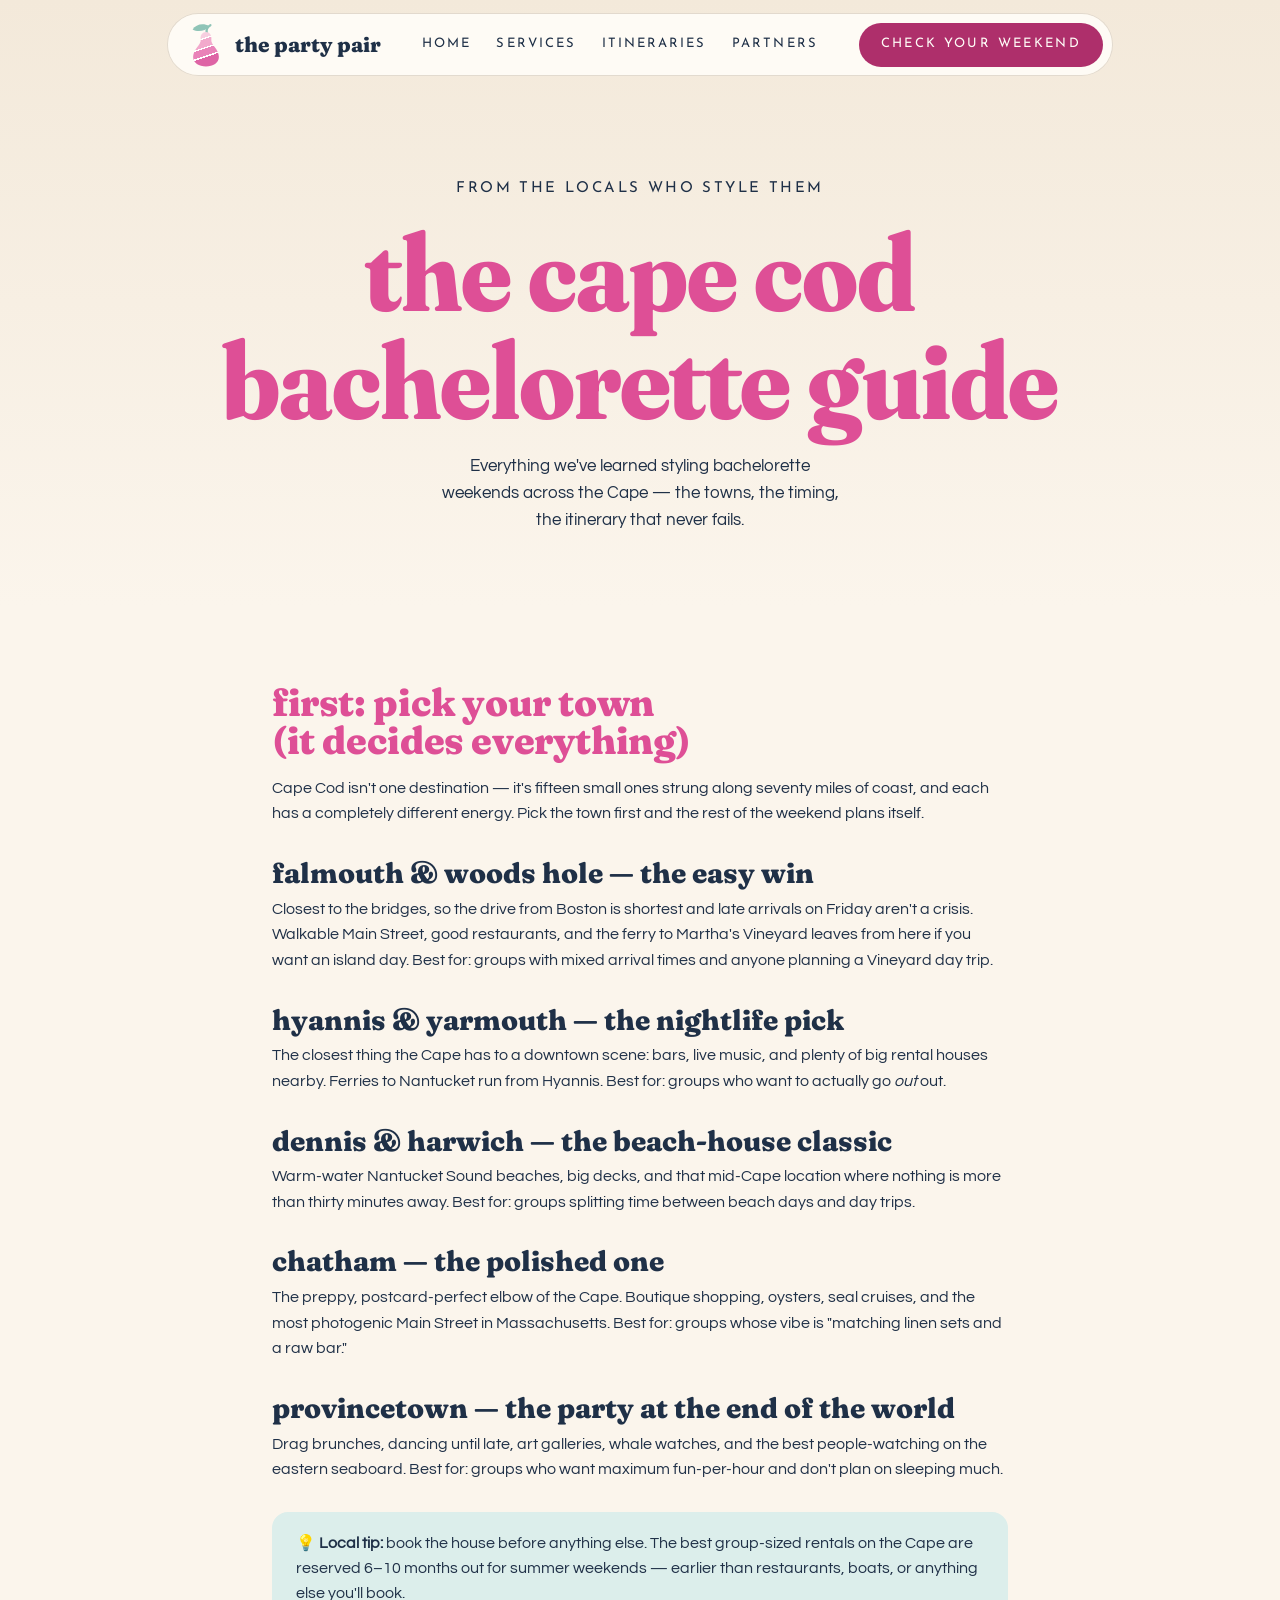
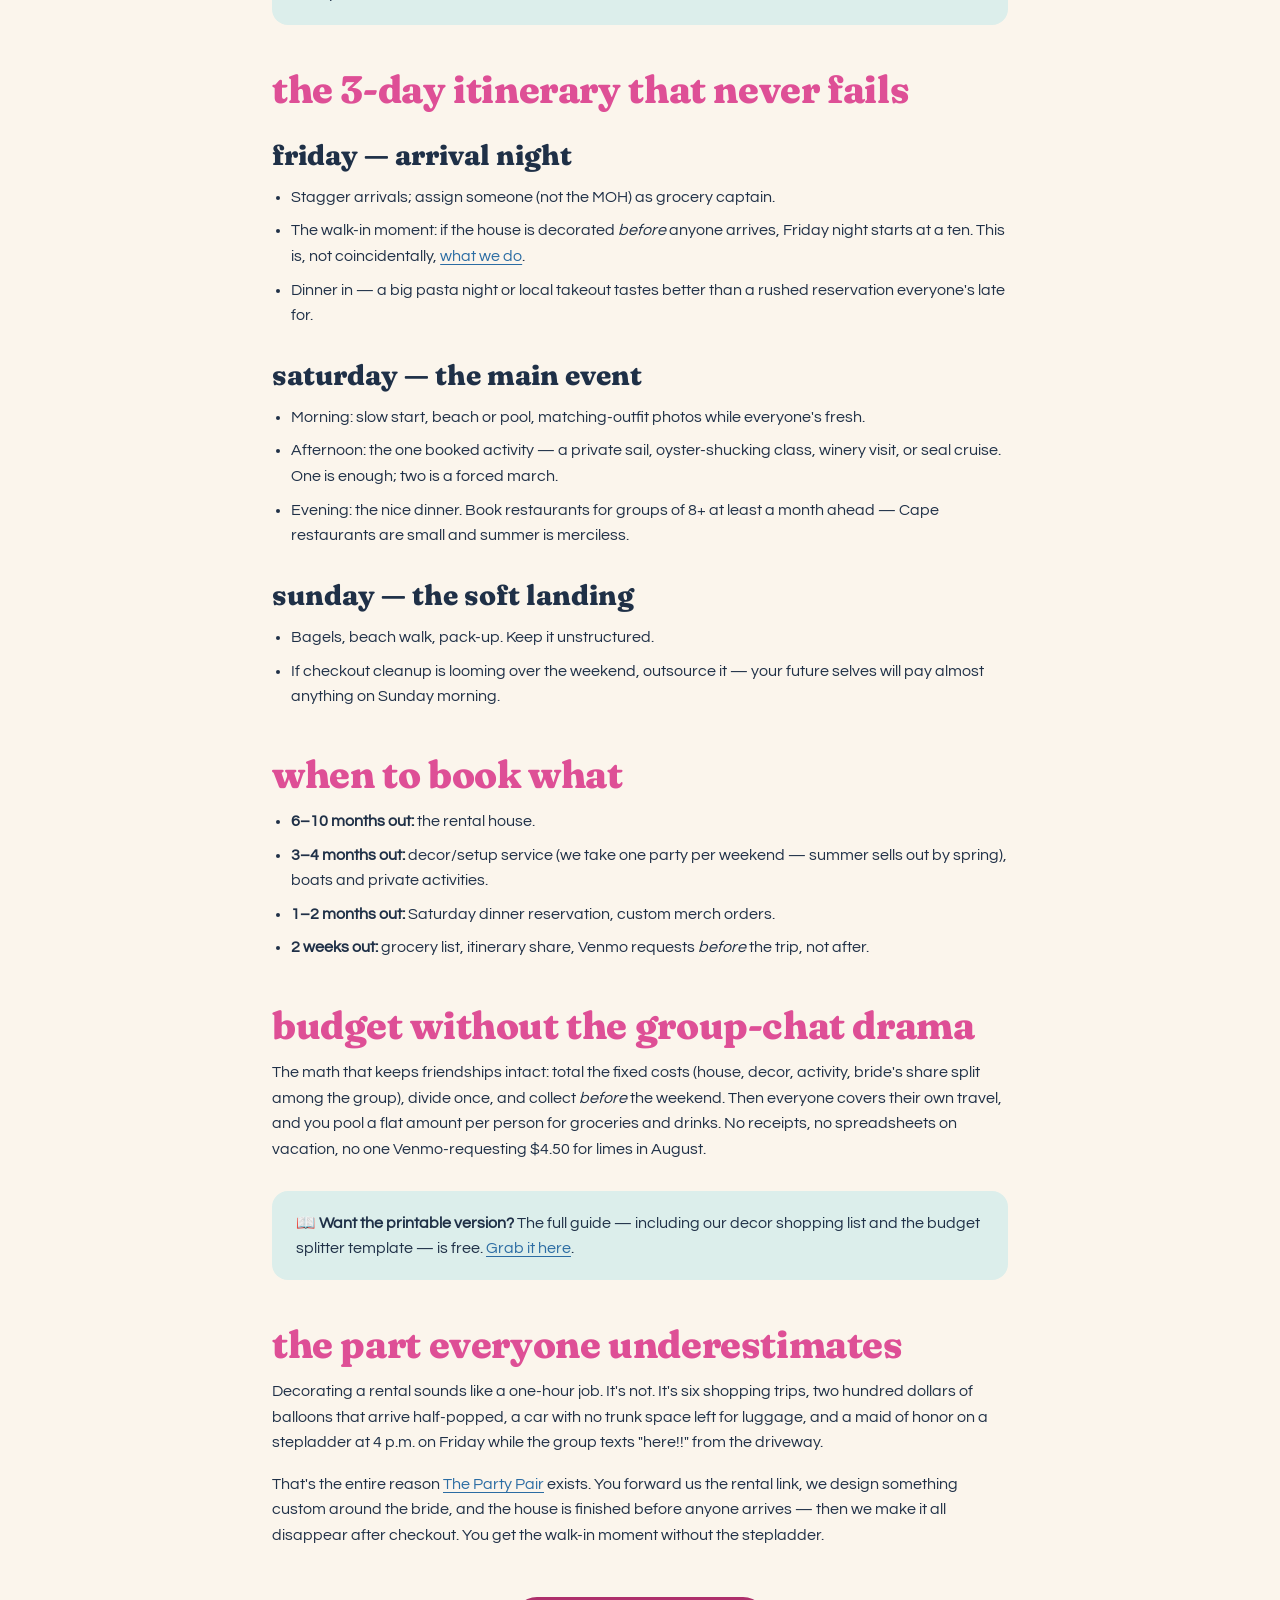
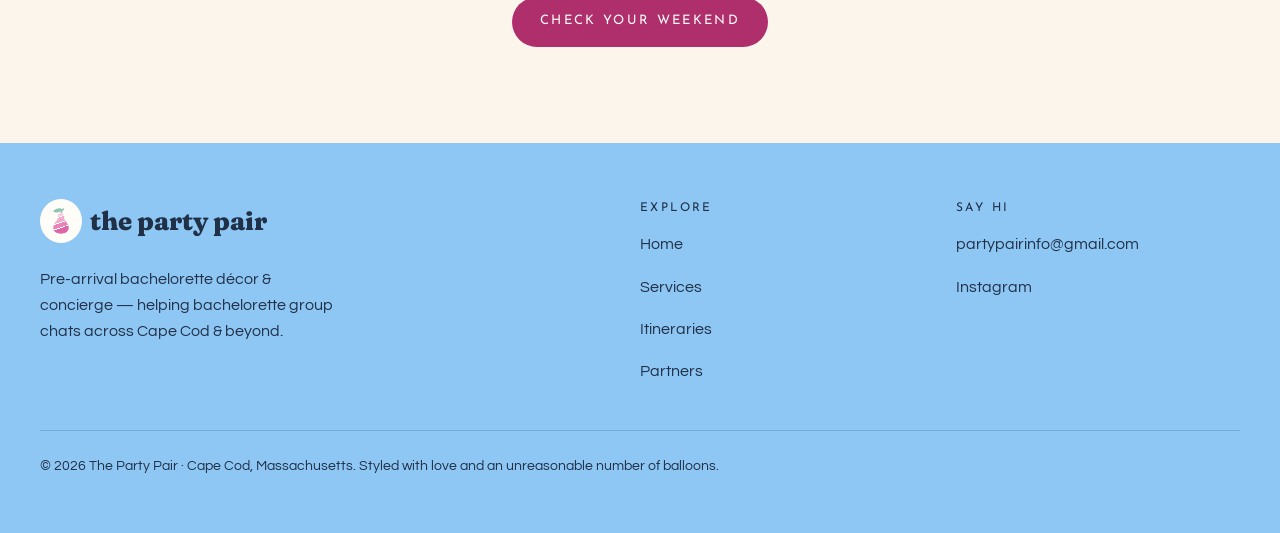
<file: guide.html>
<!DOCTYPE html>
<html lang="en">
<head>
  <meta charset="UTF-8">
  <meta name="viewport" content="width=device-width, initial-scale=1.0, viewport-fit=cover">
  <title>The Cape Cod Bachelorette Party Guide (2026) — Towns, Itinerary &amp; Planning Tips | The Party Pair</title>
  <meta name="description" content="How to plan a Cape Cod bachelorette weekend: which town fits your group, a 3-day itinerary that never fails, booking timelines, budgeting, and local tips from the Cape's bachelorette decor concierge.">
  <link rel="canonical" href="https://www.thepartypair.com/guide">

  <meta property="og:type" content="article">
  <meta property="og:title" content="The Cape Cod Bachelorette Party Guide — from the locals who style them">
  <meta property="og:description" content="Which town fits your group, the 3-day itinerary that never fails, and everything else we know from styling bachelorettes across the Cape.">
  <meta property="og:url" content="https://www.thepartypair.com/guide">
  <meta property="og:image" content="https://www.thepartypair.com/assets/img/tablescape.webp">

  <meta name="theme-color" content="#fbf5ec">
  <link rel="icon" href="assets/img/pear.svg" type="image/svg+xml">
  <link rel="preconnect" href="https://fonts.googleapis.com">
  <link rel="preconnect" href="https://fonts.gstatic.com" crossorigin>
  <link rel="stylesheet" href="https://fonts.googleapis.com/css2?family=Fraunces:opsz,wght,SOFT@9..144,700..900,0..100&family=Josefin+Sans:wght@600&family=Questrial&family=Yellowtail&display=swap">
  <link rel="stylesheet" href="css/tokens.css">
  <link rel="stylesheet" href="css/base.css">
  <link rel="stylesheet" href="css/components.css">
  <link rel="stylesheet" href="css/nav.css">
  <link rel="stylesheet" href="css/pages.css">

  <script type="application/ld+json">
  {
    "@context": "https://schema.org",
    "@type": "Article",
    "headline": "The Cape Cod Bachelorette Party Guide",
    "description": "How to plan a Cape Cod bachelorette weekend: town-by-town vibes, a 3-day itinerary, booking timelines and budgeting tips.",
    "author": { "@type": "Organization", "name": "The Party Pair", "url": "https://www.thepartypair.com/" },
    "publisher": { "@type": "Organization", "name": "The Party Pair" },
    "mainEntityOfPage": "https://www.thepartypair.com/guide"
  }
  </script>
</head>
<body>

  <a class="skip-link" href="#main">Skip to content</a>
  <div data-partial="header"></div>

  <main id="main">
    <section class="guide-hero">
      <p class="caps">From the locals who style them</p>
      <h1>The Cape Cod Bachelorette Guide</h1>
      <p class="lead">Everything we've learned styling bachelorette weekends across the Cape — the towns, the timing, the itinerary that never fails.</p>
    </section>

    <article class="section prose">
      <h2>First: pick your town (it decides everything)</h2>
      <p>Cape Cod isn't one destination — it's fifteen small ones strung along seventy miles of coast, and each has a completely different energy. Pick the town first and the rest of the weekend plans itself.</p>

      <h3>Falmouth &amp; Woods Hole — the easy win</h3>
      <p>Closest to the bridges, so the drive from Boston is shortest and late arrivals on Friday aren't a crisis. Walkable Main Street, good restaurants, and the ferry to Martha's Vineyard leaves from here if you want an island day. Best for: groups with mixed arrival times and anyone planning a Vineyard day trip.</p>

      <h3>Hyannis &amp; Yarmouth — the nightlife pick</h3>
      <p>The closest thing the Cape has to a downtown scene: bars, live music, and plenty of big rental houses nearby. Ferries to Nantucket run from Hyannis. Best for: groups who want to actually go <em>out</em> out.</p>

      <h3>Dennis &amp; Harwich — the beach-house classic</h3>
      <p>Warm-water Nantucket Sound beaches, big decks, and that mid-Cape location where nothing is more than thirty minutes away. Best for: groups splitting time between beach days and day trips.</p>

      <h3>Chatham — the polished one</h3>
      <p>The preppy, postcard-perfect elbow of the Cape. Boutique shopping, oysters, seal cruises, and the most photogenic Main Street in Massachusetts. Best for: groups whose vibe is "matching linen sets and a raw bar."</p>

      <h3>Provincetown — the party at the end of the world</h3>
      <p>Drag brunches, dancing until late, art galleries, whale watches, and the best people-watching on the eastern seaboard. Best for: groups who want maximum fun-per-hour and don't plan on sleeping much.</p>

      <div class="callout">💡 <strong>Local tip:</strong> book the house before anything else. The best group-sized rentals on the Cape are reserved 6–10 months out for summer weekends — earlier than restaurants, boats, or anything else you'll book.</div>

      <h2>The 3-day itinerary that never fails</h2>
      <h3>Friday — arrival night</h3>
      <ul>
        <li>Stagger arrivals; assign someone (not the MOH) as grocery captain.</li>
        <li>The walk-in moment: if the house is decorated <em>before</em> anyone arrives, Friday night starts at a ten. This is, not coincidentally, <a href="index.html#offer">what we do</a>.</li>
        <li>Dinner in — a big pasta night or local takeout tastes better than a rushed reservation everyone's late for.</li>
      </ul>
      <h3>Saturday — the main event</h3>
      <ul>
        <li>Morning: slow start, beach or pool, matching-outfit photos while everyone's fresh.</li>
        <li>Afternoon: the one booked activity — a private sail, oyster-shucking class, winery visit, or seal cruise. One is enough; two is a forced march.</li>
        <li>Evening: the nice dinner. Book restaurants for groups of 8+ at least a month ahead — Cape restaurants are small and summer is merciless.</li>
      </ul>
      <h3>Sunday — the soft landing</h3>
      <ul>
        <li>Bagels, beach walk, pack-up. Keep it unstructured.</li>
        <li>If checkout cleanup is looming over the weekend, outsource it — your future selves will pay almost anything on Sunday morning.</li>
      </ul>

      <h2>When to book what</h2>
      <ul>
        <li><strong>6–10 months out:</strong> the rental house.</li>
        <li><strong>3–4 months out:</strong> decor/setup service (we take one party per weekend — summer sells out by spring), boats and private activities.</li>
        <li><strong>1–2 months out:</strong> Saturday dinner reservation, custom merch orders.</li>
        <li><strong>2 weeks out:</strong> grocery list, itinerary share, Venmo requests <em>before</em> the trip, not after.</li>
      </ul>

      <h2>Budget without the group-chat drama</h2>
      <p>The math that keeps friendships intact: total the fixed costs (house, decor, activity, bride's share split among the group), divide once, and collect <em>before</em> the weekend. Then everyone covers their own travel, and you pool a flat amount per person for groceries and drinks. No receipts, no spreadsheets on vacation, no one Venmo-requesting $4.50 for limes in August.</p>

      <div class="callout">📖 <strong>Want the printable version?</strong> The full guide — including our decor shopping list and the budget splitter template — is free. <a href="index.html#guide">Grab it here</a>.</div>

      <h2>The part everyone underestimates</h2>
      <p>Decorating a rental sounds like a one-hour job. It's not. It's six shopping trips, two hundred dollars of balloons that arrive half-popped, a car with no trunk space left for luggage, and a maid of honor on a stepladder at 4 p.m. on Friday while the group texts "here!!" from the driveway.</p>
      <p>That's the entire reason <a href="index.html">The Party Pair</a> exists. You forward us the rental link, we design something custom around the bride, and the house is finished before anyone arrives — then we make it all disappear after checkout. You get the walk-in moment without the stepladder.</p>

      <div class="u-center">
        <button class="btn btn--primary" data-open-inquiry>Check your weekend</button>
      </div>
    </article>
  </main>

  <div data-partial="footer"></div>

  <script type="module" src="js/main.js"></script>
</body>
</html>
</file>
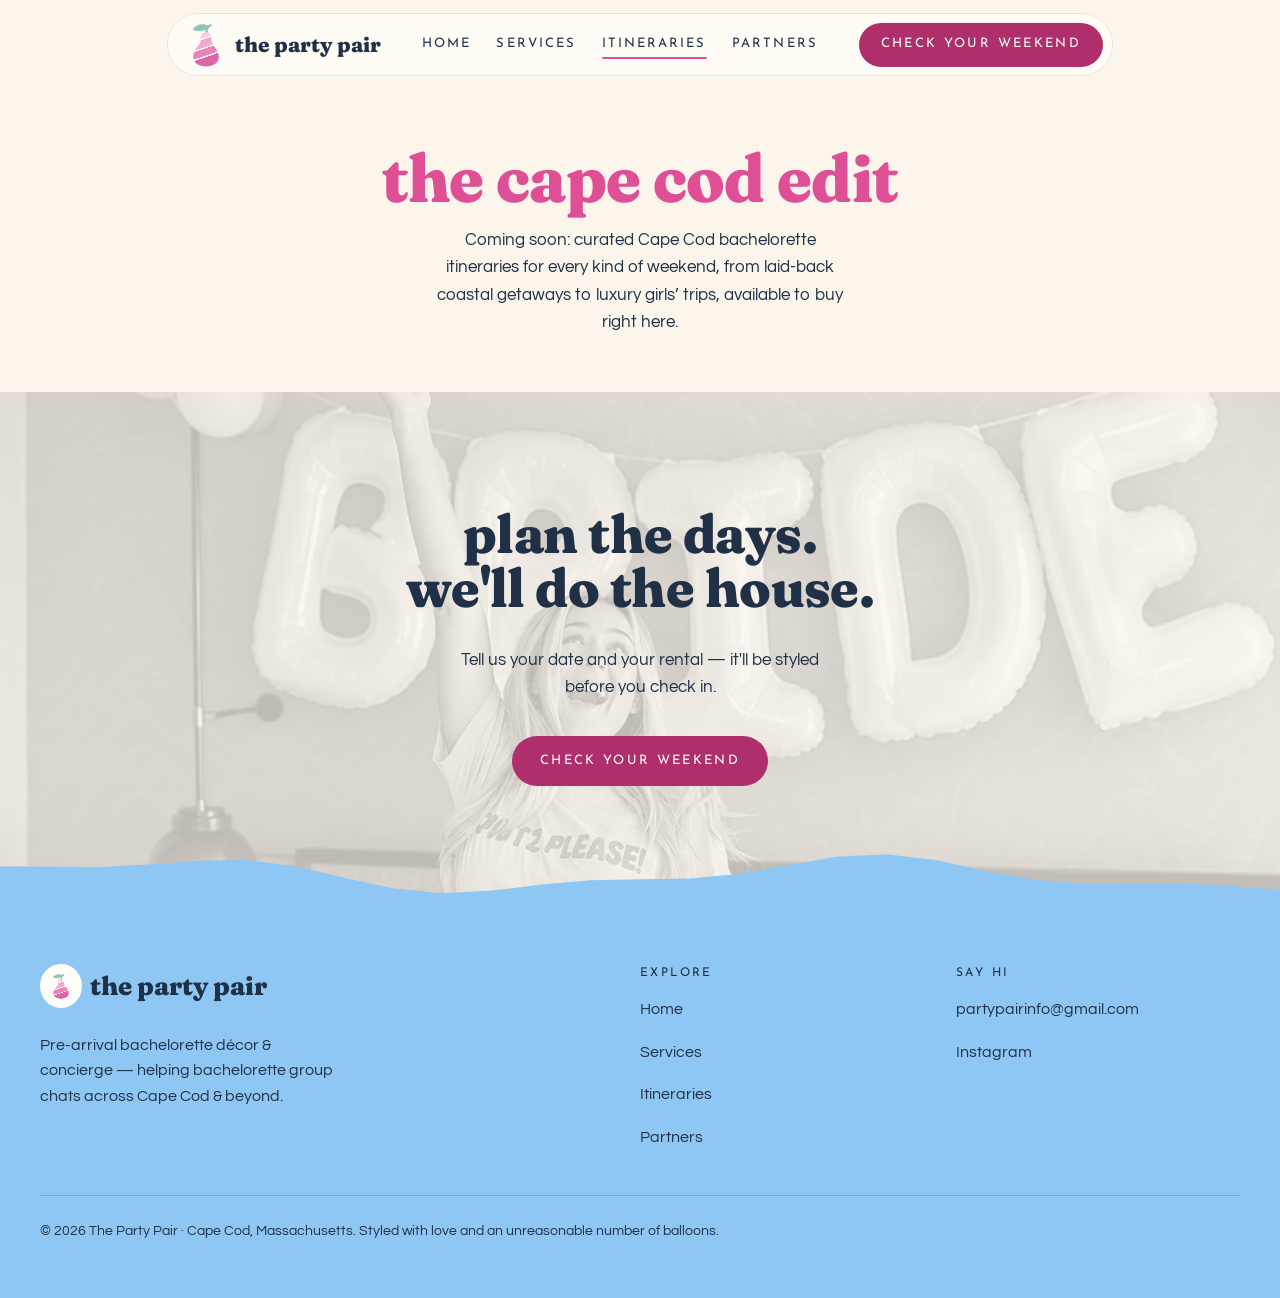
<file: itineraries.html>
<!DOCTYPE html>
<html lang="en">
<head>
  <meta charset="UTF-8">
  <meta name="viewport" content="width=device-width, initial-scale=1.0, viewport-fit=cover">
  <title>Cape Cod Bachelorette Itineraries | The Party Pair</title>
  <meta name="description" content="Sample Cape Cod bachelorette weekend itineraries — where to brunch, where to glow, where to toast — from a Cape Cod local.">
  <link rel="canonical" href="https://www.thepartypair.com/itineraries">
  <meta name="theme-color" content="#fbf5ec">
  <link rel="icon" href="assets/img/pear.svg" type="image/svg+xml">
  <link rel="preconnect" href="https://fonts.googleapis.com">
  <link rel="preconnect" href="https://fonts.gstatic.com" crossorigin>
  <link rel="stylesheet" href="https://fonts.googleapis.com/css2?family=Fraunces:opsz,wght,SOFT@9..144,700..900,0..100&family=Josefin+Sans:wght@600&family=Questrial&family=Yellowtail&display=swap">
  <link rel="stylesheet" href="css/tokens.css">
  <link rel="stylesheet" href="css/base.css">
  <link rel="stylesheet" href="css/components.css">
  <link rel="stylesheet" href="css/nav.css">
  <link rel="stylesheet" href="css/pages.css">
  <link rel="stylesheet" href="css/finale.css">
</head>
<body data-page="itineraries">

  <a class="skip-link" href="#main">Skip to content</a>
  <div data-partial="header"></div>

  <main id="main">
    <!-- ============ PLACEHOLDER: The Cape Cod Edit ============ -->
    <section class="page-head">
      <h1>The Cape Cod Edit</h1>
      <p class="lead">Coming soon: curated Cape Cod bachelorette itineraries for every kind of weekend, from laid-back coastal getaways to luxury girls’ trips, available to buy right here.</p>
    </section>

    <section class="section finale">
      <svg class="wave wave--bottom" viewBox="0 0 1248 76" preserveAspectRatio="none" aria-hidden="true"><path fill="#8FC7F4" d="M0 0 H1248 L1248 19.3 L1200 23.1 L1152 25.8 L1104 25.7 L1056 25.3 L1008 29.2 L960 38.3 L912 48.9 L864 54.7 L816 52.2 L768 43.7 L720 35 L672 30.6 L624 29.8 L576 28.8 L528 24.5 L480 18.4 L432 15.7 L384 20.4 L336 31.3 L288 42.8 L240 49 L192 48.3 L144 44.4 L96 42 L48 42.4 L0 42.5 Z"/></svg>
      <div class="container reveal">
        <h2>Plan the days. We'll do the house.</h2>
        <p class="lead">Tell us your date and your rental — it'll be styled before you check in.</p>
        <button class="btn btn--primary" data-open-inquiry>Check your weekend</button>
      </div>
    </section>
  </main>

  <div data-partial="footer"></div>

  <script type="module" src="js/main.js"></script>
</body>
</html>
</file>
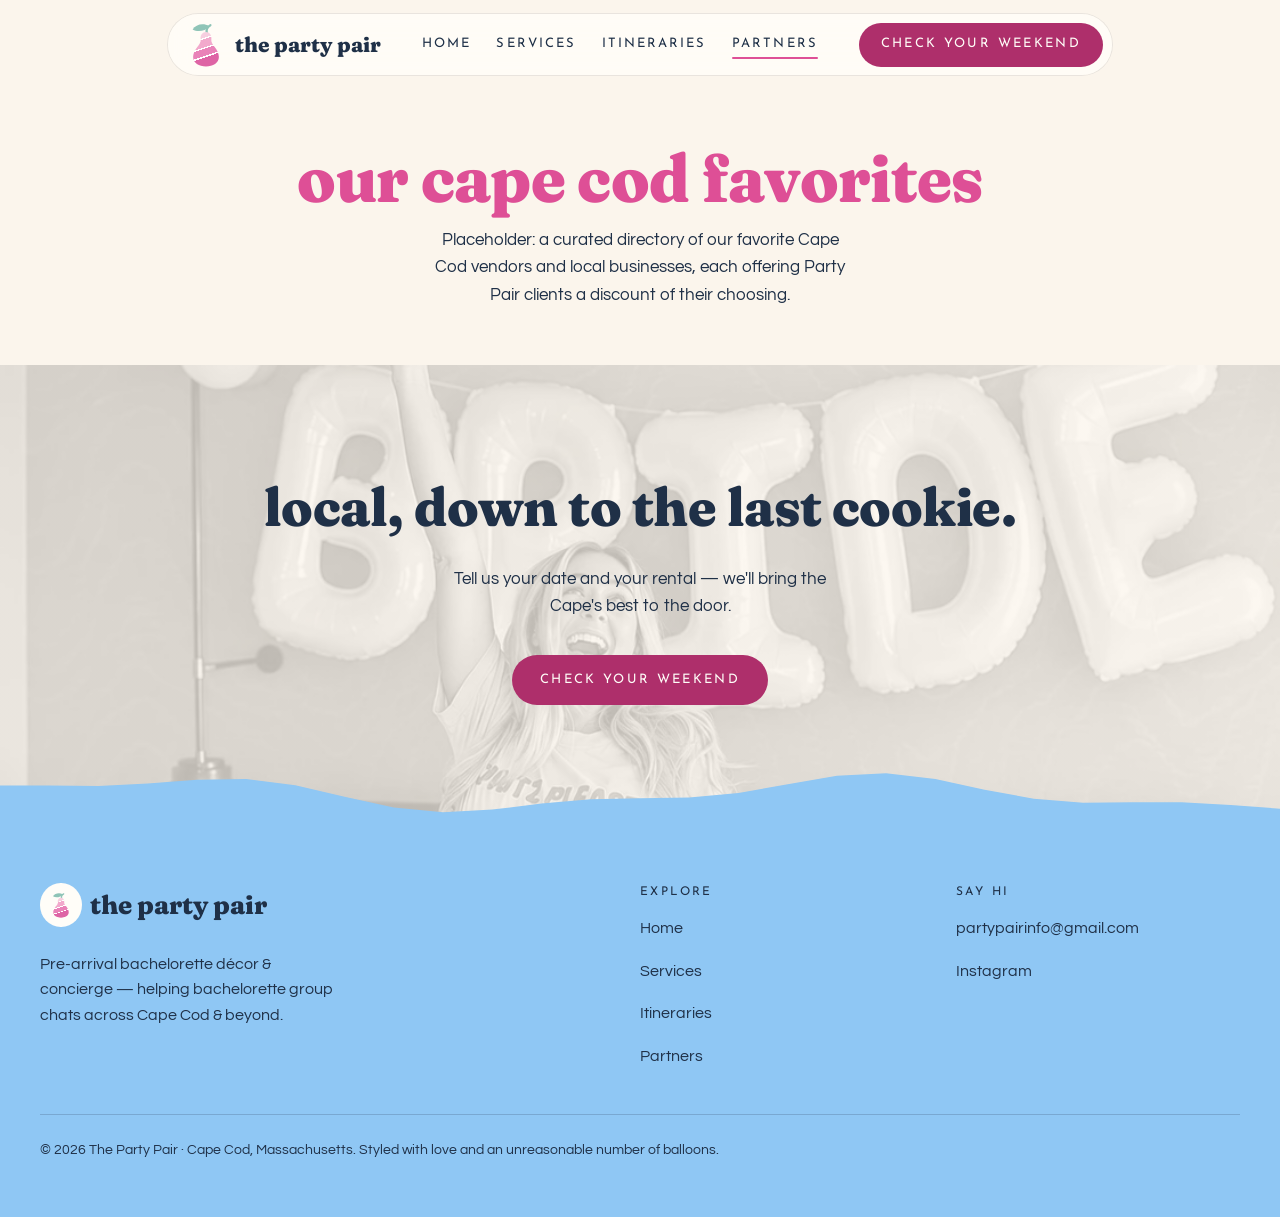
<file: partners.html>
<!DOCTYPE html>
<html lang="en">
<head>
  <meta charset="UTF-8">
  <meta name="viewport" content="width=device-width, initial-scale=1.0, viewport-fit=cover">
  <title>Partners — Cape Cod Makers &amp; Favorites | The Party Pair</title>
  <meta name="description" content="The Cape Cod bakers, makers and local favorites The Party Pair teams up with for bachelorette weekends.">
  <link rel="canonical" href="https://www.thepartypair.com/partners">
  <meta name="theme-color" content="#fbf5ec">
  <link rel="icon" href="assets/img/pear.svg" type="image/svg+xml">
  <link rel="preconnect" href="https://fonts.googleapis.com">
  <link rel="preconnect" href="https://fonts.gstatic.com" crossorigin>
  <link rel="stylesheet" href="https://fonts.googleapis.com/css2?family=Fraunces:opsz,wght,SOFT@9..144,700..900,0..100&family=Josefin+Sans:wght@600&family=Questrial&family=Yellowtail&display=swap">
  <link rel="stylesheet" href="css/tokens.css">
  <link rel="stylesheet" href="css/base.css">
  <link rel="stylesheet" href="css/components.css">
  <link rel="stylesheet" href="css/nav.css">
  <link rel="stylesheet" href="css/pages.css">
  <link rel="stylesheet" href="css/finale.css">
</head>
<body data-page="partners">

  <a class="skip-link" href="#main">Skip to content</a>
  <div data-partial="header"></div>

  <main id="main">
    <!-- ============ PLACEHOLDER: Our Cape Cod Favorites ============ -->
    <section class="page-head">
      <h1>Our Cape Cod Favorites</h1>
      <p class="lead">Placeholder: a curated directory of our favorite Cape Cod vendors and local businesses, each offering Party Pair clients a discount of their choosing.</p>
    </section>

    <section class="section finale">
      <svg class="wave wave--bottom" viewBox="0 0 1248 76" preserveAspectRatio="none" aria-hidden="true"><path fill="#8FC7F4" d="M0 0 H1248 L1248 19.3 L1200 23.1 L1152 25.8 L1104 25.7 L1056 25.3 L1008 29.2 L960 38.3 L912 48.9 L864 54.7 L816 52.2 L768 43.7 L720 35 L672 30.6 L624 29.8 L576 28.8 L528 24.5 L480 18.4 L432 15.7 L384 20.4 L336 31.3 L288 42.8 L240 49 L192 48.3 L144 44.4 L96 42 L48 42.4 L0 42.5 Z"/></svg>
      <div class="container reveal">
        <h2>Local, down to the last cookie.</h2>
        <p class="lead">Tell us your date and your rental — we'll bring the Cape's best to the door.</p>
        <button class="btn btn--primary" data-open-inquiry>Check your weekend</button>
      </div>
    </section>
  </main>

  <div data-partial="footer"></div>

  <script type="module" src="js/main.js"></script>
</body>
</html>
</file>
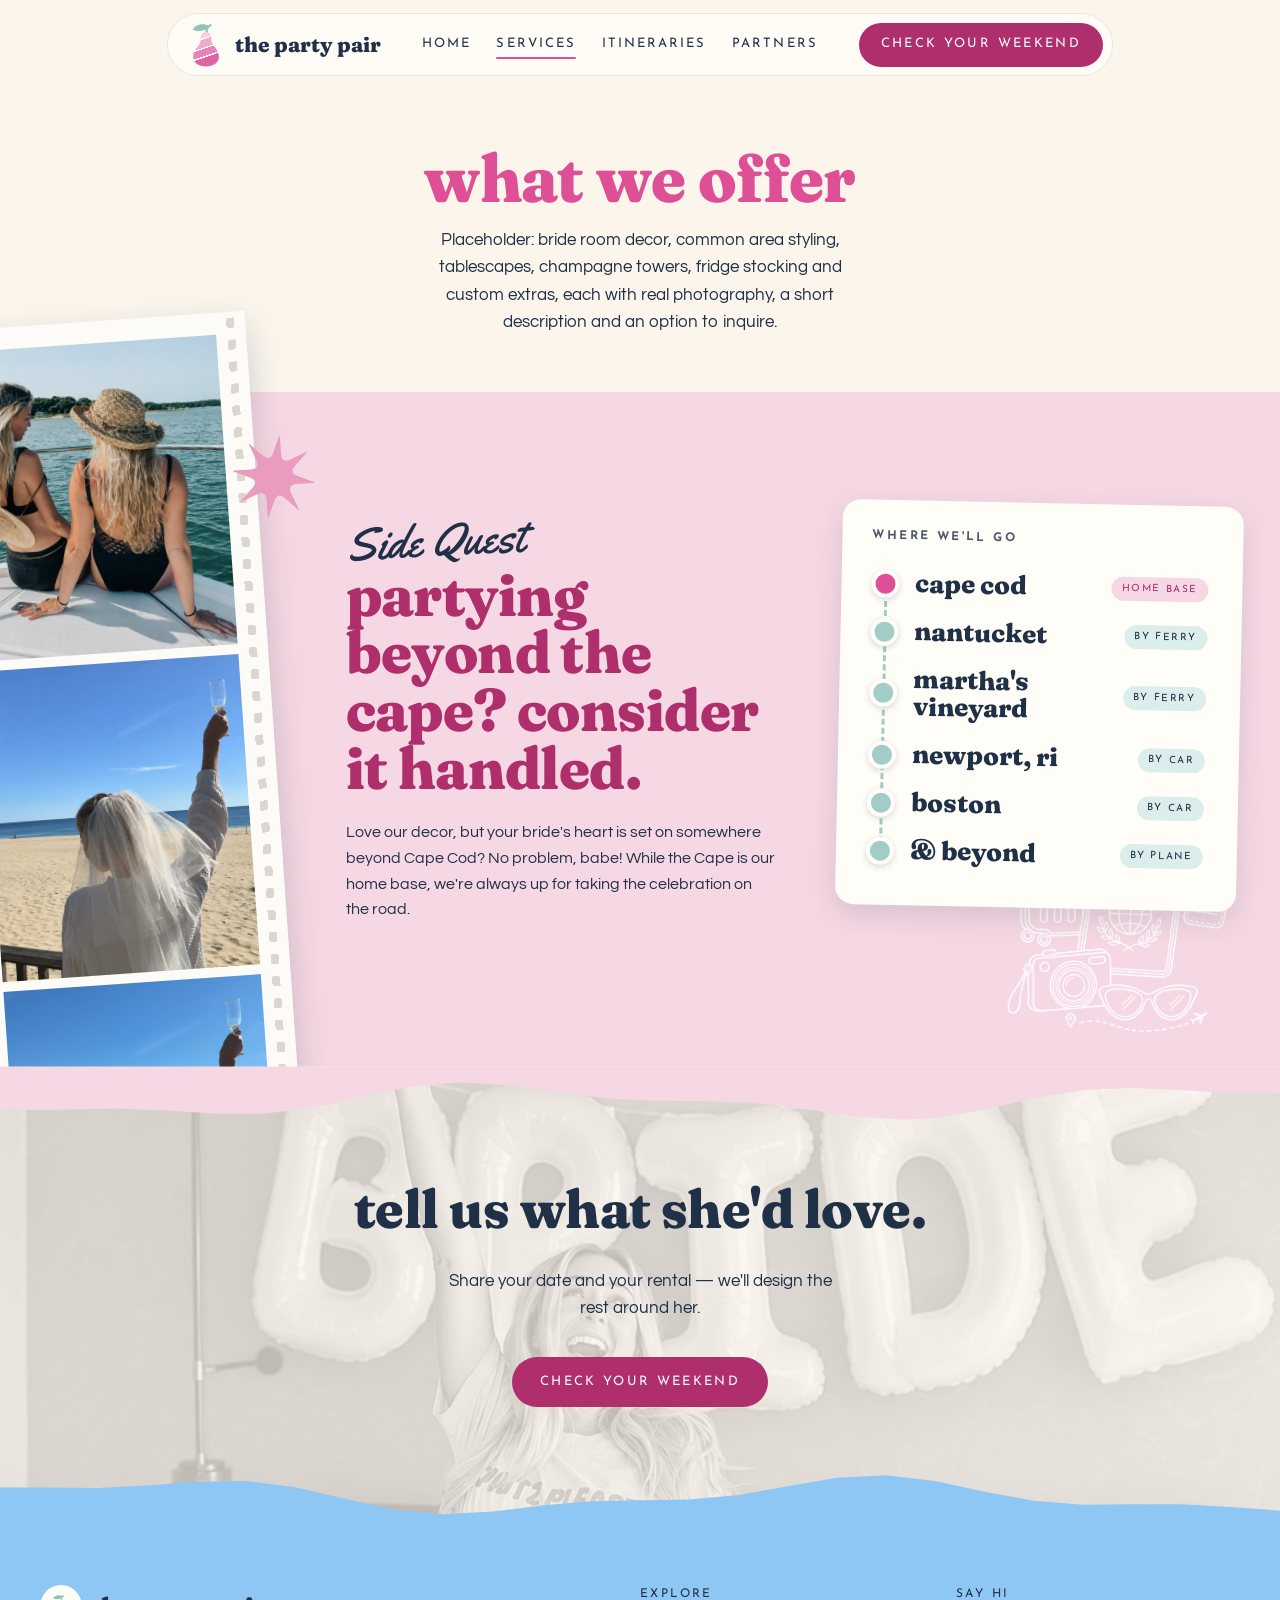
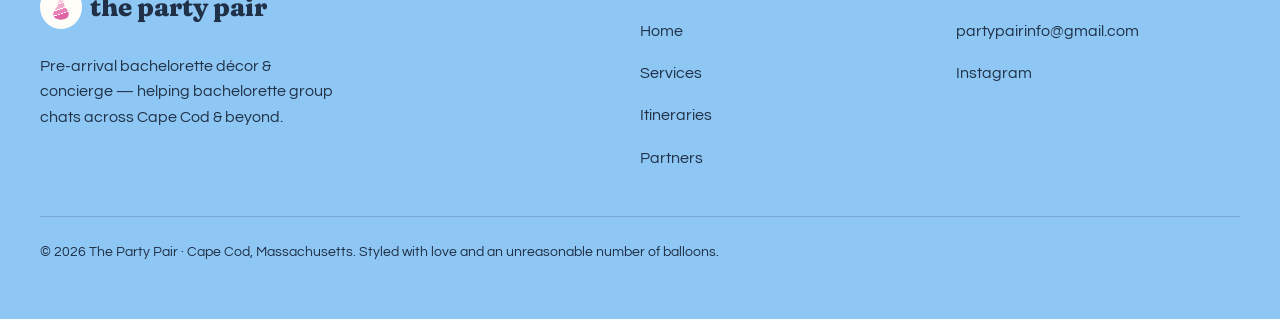
<file: services.html>
<!DOCTYPE html>
<html lang="en">
<head>
  <meta charset="UTF-8">
  <meta name="viewport" content="width=device-width, initial-scale=1.0, viewport-fit=cover">
  <title>Services — Bachelorette Décor &amp; Concierge, Cape Cod | The Party Pair</title>
  <meta name="description" content="Bride room décor, balloon garlands, fridge stocking, welcome carts, gift-bag assembly and more — custom bachelorette setups across Cape Cod.">
  <link rel="canonical" href="https://www.thepartypair.com/services">
  <meta name="theme-color" content="#fbf5ec">
  <link rel="icon" href="assets/img/pear.svg" type="image/svg+xml">
  <link rel="preconnect" href="https://fonts.googleapis.com">
  <link rel="preconnect" href="https://fonts.gstatic.com" crossorigin>
  <link rel="stylesheet" href="https://fonts.googleapis.com/css2?family=Fraunces:opsz,wght,SOFT@9..144,700..900,0..100&family=Josefin+Sans:wght@600&family=Questrial&family=Yellowtail&display=swap">
  <link rel="stylesheet" href="css/tokens.css">
  <link rel="stylesheet" href="css/base.css">
  <link rel="stylesheet" href="css/components.css">
  <link rel="stylesheet" href="css/nav.css">
  <link rel="stylesheet" href="css/pages.css">
  <link rel="stylesheet" href="css/placeholders.css">
  <link rel="stylesheet" href="css/side-quest.css">
  <link rel="stylesheet" href="css/finale.css">
</head>
<body data-page="services">

  <a class="skip-link" href="#main">Skip to content</a>
  <div data-partial="header"></div>

  <main id="main">
    <!-- ============ PLACEHOLDER: What We Offer ============ -->
    <section class="page-head">
      <h1>What We Offer</h1>
      <p class="lead">Placeholder: bride room decor, common area styling, tablescapes, champagne towers, fridge stocking and custom extras, each with real photography, a short description and an option to inquire.</p>
    </section>

    <!-- ============ PLACEHOLDER: Side quest (travel beyond the Cape) ============ -->
    <section class="section placeholder placeholder--petal side-quest" id="side-quest">
      <!-- Film strip flush against the left edge, gently tilted, running off the
           top and bottom. Frames 1–2 are real photos; frames 3–6 are still a
           PLACEHOLDER beach shot: swap for real out-of-Cape weekends. -->
      <div class="film" aria-hidden="true">
        <div class="film__strip">
          <img src="assets/PP_Images/Blonde%20Women%20Aboard%20a%20Sunlit%20Boat.webp" alt="" width="1032" height="1524" loading="lazy" decoding="async">
          <img src="assets/PP_Images/Veiled%20Bride%20Toasting%20by%20the%20Sea.webp" alt="" width="1063" height="1479" loading="lazy" decoding="async">
          <img src="assets/img/insta/DfAjtWYR1DE.jpg" alt="" width="540" height="960" loading="lazy" decoding="async">
          <img src="assets/img/insta/DfAjtWYR1DE.jpg" alt="" width="540" height="960" loading="lazy" decoding="async">
          <img src="assets/img/insta/DfAjtWYR1DE.jpg" alt="" width="540" height="960" loading="lazy" decoding="async">
          <img src="assets/img/insta/DfAjtWYR1DE.jpg" alt="" width="540" height="960" loading="lazy" decoding="async">
        </div>
        <svg class="film__spark" viewBox="-2 -2 104 104"><path d="M50.71 3.43 L54.66 22.60 Q56.89 33.37 66.08 27.33 L82.43 16.57 Q85.36 14.64 83.43 17.57 L72.67 33.92 Q66.63 43.11 77.40 45.34 L96.57 49.29 Q100.00 50.00 96.57 50.71 L77.40 54.66 Q66.63 56.89 72.67 66.08 L83.43 82.43 Q85.36 85.36 82.43 83.43 L66.08 72.67 Q56.89 66.63 54.66 77.40 L50.71 96.57 Q50.00 100.00 49.29 96.57 L45.34 77.40 Q43.11 66.63 33.92 72.67 L17.57 83.43 Q14.64 85.36 16.57 82.43 L27.33 66.08 Q33.37 56.89 22.60 54.66 L3.43 50.71 Q0.00 50.00 3.43 49.29 L22.60 45.34 Q33.37 43.11 27.33 33.92 L16.57 17.57 Q14.64 14.64 17.57 16.57 L33.92 27.33 Q43.11 33.37 45.34 22.60 L49.29 3.43 Q50.00 0.00 50.71 3.43 Z"/></svg>
      </div>
      <div class="side-quest__grid">
        <div class="side-quest__head">
          <p class="script side-quest__kicker">Side Quest</p>
          <h2>Partying beyond the Cape? Consider it handled.</h2>
          <p>Love our decor, but your bride's heart is set on somewhere beyond Cape Cod? No problem, babe! While the Cape is our home base, we're always up for taking the celebration on the road.</p>
        </div>
        <div class="side-quest__copy">
          <!-- travel line art, peeking out from behind the route card's bottom-right corner -->
          <img class="side-quest__stamp" src="assets/Stamps/travel_stamp.png" alt="" width="1254" height="1254" loading="lazy" decoding="async">
          <!-- Route card: the places we travel to, joined by a dashed line -->
          <div class="route">
            <h3>Where we'll go</h3>
            <ol>
              <li><span class="route__pin" aria-hidden="true"></span><span class="route__place">Cape Cod</span><span class="route__how">Home base</span></li>
              <li><span class="route__pin" aria-hidden="true"></span><span class="route__place">Nantucket</span><span class="route__how">By ferry</span></li>
              <li><span class="route__pin" aria-hidden="true"></span><span class="route__place">Martha's Vineyard</span><span class="route__how">By ferry</span></li>
              <li><span class="route__pin" aria-hidden="true"></span><span class="route__place">Newport, RI</span><span class="route__how">By car</span></li>
              <li><span class="route__pin" aria-hidden="true"></span><span class="route__place">Boston</span><span class="route__how">By car</span></li>
              <li><span class="route__pin" aria-hidden="true"></span><span class="route__place">&amp; beyond</span><span class="route__how">By plane</span></li>
            </ol>
          </div>
        </div>
      </div>
    </section>

    <section class="section finale">
      <svg class="wave wave--top" viewBox="0 0 1248 64" preserveAspectRatio="none" aria-hidden="true"><path d="M0 0 H1248 L1248 30.9 L1200 30.9 L1152 27.8 L1104 25 L1056 27.5 L1008 37.1 L960 50.1 L912 59.7 L880 61.5 L832 57.4 L784 49.1 L736 42.4 L688 40.1 L640 39.8 L592 37.1 L544 30 L496 21.9 L448 18.5 L400 23.7 L352 35.6 L304 47.9 L256 54.5 L208 54.2 L160 50.6 L112 48.6 L64 49.8 L0 50.4 Z"/></svg>
      <svg class="wave wave--bottom" viewBox="0 0 1248 76" preserveAspectRatio="none" aria-hidden="true"><path fill="#8FC7F4" d="M0 0 H1248 L1248 19.3 L1200 23.1 L1152 25.8 L1104 25.7 L1056 25.3 L1008 29.2 L960 38.3 L912 48.9 L864 54.7 L816 52.2 L768 43.7 L720 35 L672 30.6 L624 29.8 L576 28.8 L528 24.5 L480 18.4 L432 15.7 L384 20.4 L336 31.3 L288 42.8 L240 49 L192 48.3 L144 44.4 L96 42 L48 42.4 L0 42.5 Z"/></svg>
      <div class="container reveal">
        <h2>Tell us what she'd love.</h2>
        <p class="lead">Share your date and your rental — we'll design the rest around her.</p>
        <button class="btn btn--primary" data-open-inquiry>Check your weekend</button>
      </div>
    </section>
  </main>

  <div data-partial="footer"></div>

  <script type="module" src="js/main.js"></script>
</body>
</html>
</file>
<file: css/tokens.css>
/* ============================================================
   The Party Pair — design tokens (docs/design-guide.md §3, §4, §14)
   Every page loads this first.
   ============================================================ */

:root {
  /* ---------- Colour (§3.2) ---------- */
  --cream: #fbf5ec;          /* page ground */
  --sand: #f3e9da;
  --paper: #fffdf8;          /* prints, cards, labels */
  --punch: #de4f96;          /* loud pink: display text 24px+ only */
  --pear: #ea9cc0;
  --petal: #f6d8e4;
  --pear-deep: #ae2f6b;      /* primary pill, small pink text */
  --pear-deeper: #8f2357;
  --seaglass: #a2ccc6;
  --seafoam: #dceeeb;
  --coastal: #8fc7f4;
  --seaglass-deep: #2c6a63;
  --butter: #f6e7a8;
  --butter-deep: #e3cf6e;
  --ink: #1f3047;            /* all body text */
  --ink-muted: #4f5b6c;
  --line: #e2d6c4;
  --focus: #2b6ca3;
  --hairline: rgba(31, 48, 71, 0.16);

  /* ---------- Colour roles: what a colour DOES, not what it is ----------
     Sections read these instead of a named colour, so a palette can give
     each job its own colour (css/palettes.css). Every default resolves to
     exactly today's colour. */
  --btn-alt-bg: var(--seaglass);          /* secondary pill ("Meet our favorites") */
  --btn-alt-bg-hover: #8fc0b9;
  --btn-alt-ink: var(--ink);
  --hero-dot: rgba(222, 100, 165, 0.13);  /* hero's faint dot grain */
  --chat-me-bg: rgba(246, 216, 228, 0.96);/* "my" chat bubble */
  --her-party-bg: var(--pear-deep);       /* the bold band */
  --her-party-heading: var(--paper);
  --her-party-ink: var(--paper);
  --her-party-script: var(--petal);
  --badge-fill: var(--pear);              /* partners "the party pair" stamp */
  --badge-ink: var(--paper);
  --caps-accent: var(--punch);            /* small caps line under a headline */
  --side-quest-bg: var(--petal);
  --side-quest-spark: var(--pear);
  --route-line: var(--seaglass);          /* side quest route card */
  --route-pin: var(--seaglass);
  --route-home: var(--punch);
  --route-chip: var(--seafoam);
  --route-home-chip: var(--petal);
  --route-home-ink: var(--pear-deep);
  --faq-bg: var(--petal);
  /* "what we do" band (css/what-we-do.css): the site's one dark band, a
     greyscale photo washed in ink. Pale type, blush accents, blush pill. */
  --dream-bg: var(--ink);                 /* the wash over the photo */
  --dream-ink: var(--paper);              /* headline and body */
  --dream-accent: var(--petal);           /* script "handled.", ink line, ticks */
  --dream-rule: color-mix(in srgb, var(--paper) 38%, transparent);
  --dream-btn-bg: var(--petal);
  --dream-btn-ink: var(--ink);
  --dream-btn-hover: var(--paper);
  --booking-bg: var(--petal);             /* booking band: a light tint, so the card leads */
  --footer-bg: var(--coastal);
  /* form-success confetti (js/confetti.js), comma-separated */
  --confetti: #de64a5, #f2a9cc, #a9bce6, #f5d98f, #cde9df, #8fc4b7;

  /* ---------- Type (§4.1). Licensed faces first; the free Google
     stand-ins second (loaded in each page's <head>) ---------- */
  --font-display: 'Sunday Club', 'Fraunces', Georgia, serif;
  --font-script: 'Flanogant', 'Flanogant Clean', 'Yellowtail', cursive;
  --font-caps: 'Milk and Clay', 'Josefin Sans', 'Helvetica Neue', sans-serif;
  --font-body: 'Gentle Side', 'Questrial', 'Helvetica Neue', Arial, sans-serif;
  /* the display stand-in's variable axes, on every display-font rule:
     Fraunces at 800, half-soft (owner pick 2026-11-26, over Black 900) */
  --display-axes: 'SOFT' 50, 'wght' 800;

  --text-hero: clamp(2.9rem, 10vw, 6.75rem);
  --text-h2: clamp(2.25rem, 3.6vw, 3.25rem);
  --text-h3: clamp(1.375rem, 2.2vw, 1.875rem);
  --text-lead: clamp(1.0625rem, 1.3vw, 1.09375rem);
  --text-body: 1.0625rem;
  --text-small: 0.875rem;

  /* ---------- Layout ---------- */
  --space-section: clamp(4rem, 9vw, 6rem);
  --gutter: clamp(1rem, 4vw, 2.5rem);
  --content-max: 75rem;
  --narrow-max: 46rem;

  /* ---------- Shape and depth ---------- */
  --radius-sm: 8px;
  --radius-md: 16px;
  --radius-lg: 24px;
  --radius-pill: 999px;
  --lift: 0 10px 28px rgba(31, 48, 71, 0.14);
  --shadow-card: 0 0 0 1px rgba(31, 48, 71, 0.08);
  --shadow-pop: var(--lift);

  /* ---------- Motion ---------- */
  --ease-out: cubic-bezier(0.22, 1, 0.36, 1);
  --dur-quick: 200ms;
  --dur-med: 280ms;
  --dur-slow: 800ms;
}
@media (max-width: 47.5em) {
  :root { --text-body: 1rem; }
}
</file>
<file: css/base.css>
/* ============================================================
   Base: reset, the type system (design guide §4), layout primitives
   ============================================================ */

*, *::before, *::after { box-sizing: border-box; }

* { margin: 0; }

html {
  scroll-behavior: smooth;
  -webkit-text-size-adjust: 100%;
  overflow-x: clip;
}

body {
  font-family: var(--font-body);
  font-size: var(--text-body);
  font-weight: 400;
  line-height: 1.65;
  color: var(--ink);
  background: var(--cream);
  overflow-x: clip;
}

/* desktop body copy: 16 px at 1.6 (Questrial's tall x-height reads
   large); phones keep 17 px at 1.65 */
@media (min-width: 64em) {
  :root { --text-body: 1rem; }
  body { line-height: 1.6; }
}

img, svg, video, canvas { display: block; max-width: 100%; }

button, input, select, textarea {
  font: inherit;
  color: inherit;
}

/* ---------- Type ----------
   The licensed fonts have one weight each, so nothing asks for bold
   outside body copy (§4.2). Headings are lowercase display (§4.5). */
h1, h2, h3, h4 {
  font-family: var(--font-display);
  font-weight: 400;
  font-style: normal;
  font-variation-settings: var(--display-axes);
  letter-spacing: -0.01em;
  line-height: 1;
  text-transform: lowercase;
  text-wrap: balance;
}
h1 { font-size: var(--text-hero); }
h2 { font-size: var(--text-h2); }
h3 { font-size: var(--text-h3); letter-spacing: 0; }

p { text-wrap: pretty; }

/* the type stack's other two voices (§4.4) */
.script {
  font-family: var(--font-script);
  font-weight: 400;
  line-height: 1;
}
.caps {
  font-family: var(--font-caps);
  font-weight: 400;
  font-size: 0.9375rem;
  line-height: 1.7;
  letter-spacing: 0.16em;
  text-transform: uppercase;
}
.caps .script {
  font-size: 1.65em;
  letter-spacing: 0;
  text-transform: none;
  vertical-align: -0.12em;
}

.lead {
  font-size: var(--text-lead);
  font-weight: 400;
  line-height: 1.6;
  color: var(--ink);
}
/* bold is allowed only here, in body copy (§4.2) */
strong { font-weight: 700; }

a { color: var(--focus); text-underline-offset: 3px; }
:is(p, li) a:not(.btn) { color: var(--focus); }

::selection { background: var(--petal); color: var(--ink); }

:focus-visible {
  outline: 2px solid var(--focus);
  outline-offset: 3px;
  border-radius: 4px;
}

/* Skip link — hidden until keyboard focus */
.skip-link {
  position: fixed;
  top: 1rem;
  left: 50%;
  translate: -50% 0;
  z-index: 100;
  background: var(--ink);
  color: var(--cream);
  font-family: var(--font-caps);
  font-weight: 400;
  text-decoration: none;
  padding: 0.7em 1.5em;
  border-radius: var(--radius-pill);
  box-shadow: var(--shadow-pop);
  opacity: 0;
  pointer-events: none;
}
.skip-link:focus-visible {
  opacity: 1;
  pointer-events: auto;
}

/* ---------- Layout ---------- */
.container {
  width: min(100% - 2 * var(--gutter), var(--content-max));
  margin-inline: auto;
}

.section { padding-block: var(--space-section); position: relative; }

/* a centred heading + lead above a section's content */
.section-intro { max-width: var(--narrow-max); margin-inline: auto; text-align: center; margin-bottom: 3rem; }
.section-intro:last-child { margin-bottom: 0; }
.section-intro .lead { margin-top: 1rem; }

.u-center { text-align: center; }

.visually-hidden {
  position: absolute;
  width: 1px; height: 1px;
  padding: 0; margin: -1px;
  overflow: hidden;
  clip-path: inset(50%);
  white-space: nowrap;
  border: 0;
}

/* ---------- Scroll reveal ----------
   .reveal elements rise and fade in via scroll.js. Gated behind html.js
   so content stays visible without JavaScript. */
html.js .reveal {
  opacity: 0;
  transform: translateY(26px);
  transition:
    opacity var(--dur-slow) var(--ease-out),
    transform var(--dur-slow) var(--ease-out);
}
html.js .reveal.is-visible { opacity: 1; transform: none; }

@media (prefers-reduced-motion: reduce) {
  html { scroll-behavior: auto; }
  .reveal { opacity: 1; transform: none; transition: none; }
  *, *::before, *::after {
    animation-duration: 0.01ms !important;
    animation-iteration-count: 1 !important;
    transition-duration: 0.01ms !important;
  }
}
</file>
<file: css/components.css>
/* ============================================================
   Components (design guide §10): buttons, brand, ticker, pear seal,
   footer, sticky CTA, toast, inquiry modal and fields.
   The header and menu are in nav.css.
   ============================================================ */

/* ---------- Pills (§10.1) ---------- */
.btn {
  display: inline-flex;
  align-items: center;
  justify-content: center;
  gap: 0.55em;
  min-height: 3.125rem;
  padding: 0 1.75rem;
  border: none;
  border-radius: var(--radius-pill);
  font-family: var(--font-caps);
  font-weight: 400;
  font-size: 0.8125rem;
  letter-spacing: 0.18em;
  text-transform: uppercase;
  text-decoration: none;
  cursor: pointer;
  transition:
    transform var(--dur-quick) var(--ease-out),
    box-shadow var(--dur-quick) var(--ease-out),
    background-color var(--dur-quick) var(--ease-out);
  -webkit-tap-highlight-color: transparent;
}

.btn--primary { background: var(--pear-deep); color: var(--paper); }
.btn--primary:hover { transform: translateY(-2px) rotate(-0.5deg); background: var(--pear-deeper); }
.btn--primary:active { transform: translateY(2px); }

.btn--light { background: var(--paper); color: var(--ink); }
.btn--light:hover { transform: translateY(-2px) rotate(0.5deg); background: var(--petal); }

.btn--seaglass { background: var(--btn-alt-bg); color: var(--btn-alt-ink); }
.btn--seaglass:hover { background: var(--btn-alt-bg-hover); }

/* ---------- Brand: the pear + wordmark (§2) ---------- */
.brand {
  display: inline-flex;
  align-items: center;
  gap: 0.55rem;
  font-family: var(--font-display);
  font-weight: 400;
  font-variation-settings: var(--display-axes);
  font-size: 1.3125rem;
  line-height: 1;
  letter-spacing: 0;
  text-transform: lowercase;
  color: var(--ink);
  text-decoration: none;
  white-space: nowrap;
}
.brand em { font-style: normal; }   /* the wordmark is one colour, upright */
.brand__pear { width: 1.9em; height: auto; flex-shrink: 0; }

/* ---------- Ticker (§10.5) ---------- */
.marquee {
  overflow: hidden;
  padding-block: 1rem;
  background: var(--petal);
  color: var(--pear-deep);
}
.marquee__track {
  display: flex;
  gap: 2.5rem;
  width: max-content;
  animation: marquee-scroll 28s linear infinite;
}
.marquee__item {
  display: inline-flex;
  align-items: center;
  gap: 2.5rem;
  font-family: var(--font-display);
  font-weight: 400;
  font-variation-settings: var(--display-axes);
  font-size: 1.875rem;
  letter-spacing: -0.01em;
  text-transform: lowercase;
  white-space: nowrap;
}
/* Track is the item duplicated once (main.js), joined by the same 2.5rem
   flex gap; a seamless loop travels one item + one gap = 50% + half the gap. */
@keyframes marquee-scroll {
  to { transform: translateX(calc(-50% - 1.25rem)); }
}
@media (prefers-reduced-motion: reduce) {
  .marquee__track { animation: none; }
}

/* ---------- Pear ring seal on a seam (§9.4, §10.4) ----------
   Paper disc, Pear deep caps ring, the real pear centred, tilted -8°;
   hover turns the ring 140° over 1.4s. Its band needs position: relative
   and a visibly different ground from the band above. */
.seam-seal {
  position: absolute;
  left: 50%;
  top: -78px;
  z-index: 3;
  width: 156px;
  height: 156px;
  translate: -50% 0;
  rotate: -8deg;
}
.seam-seal svg {
  position: absolute;
  inset: 0;
  width: 100%;
  height: 100%;
  overflow: visible;
  filter: drop-shadow(0 8px 14px rgba(31, 48, 71, 0.18));
  transition: transform 1.4s var(--ease-out);
}
.seam-seal circle { fill: var(--paper); }
.seam-seal text {
  font-family: var(--font-caps);
  font-size: 10.5px;
  fill: var(--pear-deep);
}
.seam-seal img {
  position: absolute;
  left: 50%;
  top: 50%;
  width: 64px;                     /* fills the inside of the ring */
  height: auto;
  translate: -50% -50%;
}
.seam-seal:hover svg { transform: rotate(140deg); }
@media (max-width: 47.5em) {
  .seam-seal { width: 120px; height: 120px; top: -60px; }
  .seam-seal img { width: 49px; }
}
@media (prefers-reduced-motion: reduce) {
  .seam-seal svg { transition: none; }
}

/* ---------- Coastal waves (§8.2) ----------
   An inline SVG laid over a band's edge, filled with the neighbouring
   band's colour: --top hangs from the band above, --bottom rises from
   the band below (the same path, flipped). Its band needs
   position: relative. Heights halve on phones. */
.wave {
  position: absolute;
  left: 0;
  width: 100%;
  pointer-events: none;
}
.wave--top { top: -1px; height: 56px; }
.wave--bottom { bottom: -1px; height: 76px; transform: scaleY(-1); }
@media (max-width: 47.5em) {
  .wave--top { height: 28px; }
  .wave--bottom { height: 38px; }
}

/* ---------- Footer (§10.12) ---------- */
.site-footer {
  background: var(--footer-bg);
  color: var(--ink);
  padding: 3.5rem 0 7rem;
  font-size: 1rem;
}
.site-footer__grid {
  display: grid;
  gap: 2rem;
}
@media (min-width: 46em) {
  .site-footer__grid { grid-template-columns: 2fr 1fr 1fr; }
  .site-footer { padding-bottom: 3.5rem; }
}
.site-footer .brand { font-size: 1.625rem; }
/* the pear disappears on colour, so it sits on a Paper disc (§2) */
.site-footer .brand__pear {
  box-sizing: content-box;
  width: 1.5rem;
  padding: 0.55rem;
  border-radius: 50%;
  background: var(--paper);
}
.site-footer__blurb { margin-top: 1rem; max-width: 34ch; }
.site-footer .footer-title {
  margin-bottom: 0.6rem;
  font-family: var(--font-caps);
  font-weight: 400;
  font-size: 0.75rem;
  letter-spacing: 0.2em;
  text-transform: uppercase;
  color: var(--ink);
}
.site-footer ul { list-style: none; padding: 0; display: grid; gap: 0.45rem; }
.site-footer ul a { display: inline-block; padding-block: 0.3rem; }   /* comfortable touch targets */
.site-footer :is(.brand, a) { color: var(--ink); }
.site-footer a { text-decoration: none; }
.site-footer a:hover { text-decoration: underline; }
.site-footer .fineprint {
  margin-top: 2.5rem;
  padding-top: 1.5rem;
  border-top: 1px solid rgba(31, 48, 71, 0.2);
  font-size: 0.875rem;
  color: var(--ink);
}

/* ---------- Sticky mobile CTA ----------
   Shown once the hero is scrolled past (scroll.js); nav.css decides
   whether the bar carries the CTA at all. */
.sticky-cta {
  position: fixed;
  inset-inline: 0;
  bottom: 0;
  z-index: 50;
  padding: 0.75rem var(--gutter) calc(0.75rem + env(safe-area-inset-bottom));
  background: rgba(255, 253, 248, 0.94);
  backdrop-filter: blur(12px);
  -webkit-backdrop-filter: blur(12px);
  box-shadow: 0 -6px 24px rgba(31, 48, 71, 0.12);
  transform: translateY(110%);
  transition: transform var(--dur-med) var(--ease-out);
}
.sticky-cta.is-visible { transform: none; }
.sticky-cta .btn { width: 100%; }
@media (min-width: 46em) {
  .sticky-cta { display: none; }
}

/* ---------- Toast ---------- */
.toast {
  position: fixed;
  left: 50%;
  bottom: clamp(1.5rem, 5vh, 3rem);
  z-index: 80;
  background: var(--ink);
  color: var(--cream);
  padding: 0.9em 1.6em;
  border-radius: var(--radius-pill);
  box-shadow: var(--shadow-pop);
  font-weight: 400;
  opacity: 0;
  translate: -50% 20px;
  transition: opacity var(--dur-med) var(--ease-out), translate var(--dur-med) var(--ease-out);
  pointer-events: none;
}
.toast.is-visible { opacity: 1; translate: -50% 0; }

/* ---------- Inquiry modal ----------
   Scroll handling, in short:
   - the page behind a modal is locked; its scrollbar goes away and the
     page and header are padded by its width (--scrollbar-w, measured in
     main.js) so nothing jumps sideways and the dim covers everything;
   - the card clips to its rounded corners, and only the body inside it
     scrolls, with a thin themed scrollbar that runs between the corners
     (inset top and bottom) instead of a grey bar cutting through them;
   - scrolling inside never chains through to the page. */
:root:has(dialog.modal[open]) { overflow: hidden; }
:root:has(dialog.modal[open]) body { padding-right: var(--scrollbar-w, 0px); }
:root:has(dialog.modal[open]) .site-header { right: var(--scrollbar-w, 0px); }

.modal {
  --modal-bg: var(--paper);
  border: none;
  padding: 0;
  margin: auto;
  width: min(100% - 2rem, 34rem);
  max-height: calc(100dvh - 2rem);
  border-radius: var(--radius-lg);
  box-shadow: var(--shadow-pop);
  background: var(--modal-bg);
  overflow: hidden;
  overscroll-behavior: contain;
}
.modal[open] { display: flex; flex-direction: column; animation: modal-in var(--dur-med) var(--ease-out); }
.modal:focus-visible { outline: none; }   /* the card itself isn't a control */
.modal::backdrop {
  background: rgba(31, 48, 71, 0.55);
  backdrop-filter: blur(6px);
}
@keyframes modal-in {
  from { opacity: 0; transform: translateY(30px) scale(0.96); }
}
.modal__body {
  flex: 1 1 auto;
  min-height: 0;
  margin-block: 0.75rem;                      /* scrollbar stays off the corners */
  padding: clamp(0.85rem, 4vw, 1.65rem) clamp(1.1rem, 4.5vw, 1.9rem);
  overflow-y: auto;
  overscroll-behavior: contain;
  scrollbar-gutter: stable both-edges;        /* equal space left and right */
  scrollbar-width: thin;
  scrollbar-color: rgba(43, 33, 41, 0.28) transparent;
}
.modal__title { font-size: clamp(1.8rem, 5vw, 2.4rem); margin-bottom: 0.6rem; padding-right: 2.6rem; color: var(--punch); }
.modal__lead { color: var(--ink-muted); margin-bottom: 1.25rem; }
.modal__close {
  position: absolute;
  top: 0.8rem;
  right: 0.8rem;
  z-index: 1;
  display: grid;
  place-items: center;
  width: 2.6rem;
  height: 2.6rem;
  border: none;
  border-radius: 50%;
  background: var(--paper);
  color: var(--ink);
  font-size: 1.2rem;
  cursor: pointer;
  box-shadow: var(--shadow-card);
  transition: transform var(--dur-quick) var(--ease-out);
}
.modal__close:hover { transform: rotate(90deg) scale(1.08); }
.modal__close path { fill: none; stroke: currentColor; stroke-width: 2; stroke-linecap: round; }

/* Inquiry form: pairs side by side once there's room, and the button
   stays in view at the bottom if a short screen makes the form scroll. */
.modal__form { display: grid; gap: 0.85rem; }
.modal__form .field--wide,
.modal__actions { grid-column: 1 / -1; }
.modal__form .field input { padding-block: 0.7em; }
.modal__form textarea { resize: vertical; min-height: 4.75rem; font: inherit; }
.modal__form input[type='number'] { appearance: textfield; -moz-appearance: textfield; }
.modal__form input[type='number']::-webkit-inner-spin-button,
.modal__form input[type='number']::-webkit-outer-spin-button { -webkit-appearance: none; margin: 0; }
.modal__actions { display: grid; gap: 0.75rem; }

@media (min-width: 40rem) {
  .modal:has(.modal__form) { width: min(100% - 3rem, 40rem); }
  .modal__form { grid-template-columns: 1fr 1fr; column-gap: 1rem; }
  .modal__actions {
    position: sticky;
    bottom: calc(-1 * clamp(0.85rem, 4vw, 1.65rem));   /* sit flush with the body's bottom edge */
    padding-block: 0.75rem clamp(0.85rem, 4vw, 1.65rem);
    margin-bottom: calc(-1 * clamp(0.85rem, 4vw, 1.65rem));
    background: var(--modal-bg);
  }
  /* fields scrolling under the button fade out instead of being cut */
  .modal__actions::before {
    content: '';
    position: absolute;
    inset-inline: 0;
    bottom: 100%;
    height: 1rem;
    background: linear-gradient(to top, var(--modal-bg), transparent);
    pointer-events: none;
  }
}

/* Phones: a full-screen sheet rather than a box floating on a sliver of
   page; it scrolls like a normal page and the keyboard has room. */
@media (max-width: 39.99rem) {
  .modal:has(.modal__form) {
    width: 100%;
    max-width: none;
    height: 100dvh;
    max-height: 100dvh;
    border-radius: 0;
  }
  .modal:has(.modal__form) .modal__body { margin-block: 0; padding-top: 1.25rem; }
}

/* ---------- Fields ---------- */
.field { display: grid; gap: 0.4rem; }
.field label { font-weight: 400; font-size: 0.94rem; }
.field__optional { font-weight: 400; color: var(--ink-muted); }
.field input, .field select, .field textarea {
  width: 100%;
  padding: 0.85em 1.1em;
  border: 1.5px solid var(--ink-muted);
  border-radius: var(--radius-sm);
  background: var(--paper);
  transition: border-color var(--dur-quick) var(--ease-out), box-shadow var(--dur-quick) var(--ease-out);
}
.field input:focus, .field select:focus, .field textarea:focus {
  border-color: var(--focus);
  outline: 2px solid var(--focus);
  outline-offset: 2px;
}
.field input[aria-invalid='true'] { border-color: var(--pear-deeper); }

.form-note {
  font-size: 0.82rem;
  color: var(--ink-muted);
  line-height: 1.5;
}
</file>
<file: css/nav.css>
/* ============================================================
   Header + menu — "Fitted": one pill that hugs its content, centred.
   Logo + links + CTA. It shows as much as fits, measured by js/nav.js
   (not fixed breakpoints, so adding or removing links in
   js/content/site.js just works):
     (full)                     logo + links + CTA
     html[data-nav="no-cta"]    the CTA leaves the bar; the sticky
                                bottom bar carries it
     html[data-nav="collapsed"] logo + burger only; the CTA lives in
                                the menu panel and the sticky bar
   The header tucks away on scroll down (scroll.js) below 75em.
   ============================================================ */

.site-header {
  position: fixed;
  inset-inline: 0;
  top: 0;
  z-index: 60;
  transition: transform var(--dur-med) var(--ease-out);
  /* the header's box is taller than its visible bar (the closed menu
     panel sits in it); clicks fall through to the page below */
  pointer-events: none;
}
.site-header > * { pointer-events: auto; }
.site-header.is-hidden { transform: translateY(-110%); }
/* a tucked-away header comes back when it gets keyboard focus */
.site-header.is-hidden:focus-within { transform: none; }

/* ---------- The pill ---------- */
.site-header__inner {
  display: flex;
  align-items: center;
  justify-content: space-between;
  gap: 1rem;
  margin: 0.9rem auto 0;
  padding: 0.55rem 0.7rem 0.55rem 1.1rem;
  width: min(100% - 2 * var(--gutter), var(--content-max));
  background: rgba(255, 253, 248, 0.9);
  backdrop-filter: blur(14px);
  -webkit-backdrop-filter: blur(14px);
  border-radius: var(--radius-pill);
  box-shadow: var(--shadow-card);
}
:root:not([data-nav='collapsed']) .site-header__inner {
  width: fit-content;
  max-width: calc(100% - 2 * var(--gutter));
  gap: clamp(1.5rem, 3.2vw, 2.75rem);
  padding: 0.5rem 0.55rem 0.5rem 1.1rem;
}
/* no CTA in the pill: close it up on the right */
:root[data-nav='no-cta'] .site-header__inner { padding-right: 1.6rem; }

.site-header__actions {
  display: flex;
  align-items: center;
  gap: 0.5rem;
}
.site-header .btn {
  min-height: 2.75rem;
  padding: 0 1.375rem;
  white-space: nowrap;
}

/* ---------- Inline links ---------- */
.site-nav { gap: clamp(1.1rem, 2vw, 1.6rem); }
.site-nav a {
  position: relative;
  /* 44px touch target without looking any bigger (the padding is
     taken back by the negative margin) */
  padding-block: 0.65rem;
  margin-block: -0.65rem;
  font-family: var(--font-caps);
  font-weight: 400;
  font-size: 0.8125rem;
  letter-spacing: 0.16em;
  text-transform: uppercase;
  white-space: nowrap;
  color: var(--ink);
  text-decoration: none;
}
/* Punch underline growing from the left (§10.11) */
.site-nav a::after {
  content: '';
  position: absolute;
  left: 0; right: 100%;
  bottom: calc(0.65rem - 4px);
  height: 2px;
  background: var(--punch);
  border-radius: 2px;
  transition: right var(--dur-quick) var(--ease-out);
}
.site-nav a:hover::after,
.site-nav a[aria-current='page']::after { right: 0; }

/* ---------- The measured states ---------- */
:root:not([data-nav='collapsed']) .site-nav { display: flex; align-items: center; }
:root:not([data-nav='collapsed']) :is(.menu-toggle, .site-menu) { display: none; }
:root[data-nav='collapsed'] .site-nav { display: none; }
:root:is([data-nav='no-cta'], [data-nav='collapsed']) .site-header__actions .btn { display: none; }
:root:is([data-nav='no-cta'], [data-nav='collapsed']) .sticky-cta { display: block; }

/* ---------- Toggle ---------- */
/* the burger says what it is: icon + "Menu" in one pill */
.menu-toggle {
  display: grid;
  grid-auto-flow: column;
  place-items: center;
  gap: 0.35rem;
  min-width: 2.9rem;
  height: 2.9rem;
  padding: 0 1rem 0 0.75rem;
  border: none;
  border-radius: var(--radius-pill);
  font-family: var(--font-caps);
  font-weight: 400;
  font-size: 0.8125rem;
  line-height: 1;
  letter-spacing: 0.16em;
  text-transform: uppercase;
  background: var(--petal);
  color: var(--ink);
  cursor: pointer;
  transition: background-color var(--dur-quick) var(--ease-out);
  -webkit-tap-highlight-color: transparent;
}
.menu-toggle:hover { background: var(--pear); }
.menu-toggle svg { overflow: visible; }
.menu-toggle path {
  fill: none;
  stroke: currentColor;
  stroke-width: 2;
  stroke-linecap: round;
  transform-box: fill-box;
  transform-origin: center;
  transition: transform var(--dur-med) var(--ease-out);
}
/* the two lines meet in the middle and cross into an X */
.menu-open .menu-toggle__top    { transform: translateY(3.5px) rotate(45deg); }
.menu-open .menu-toggle__bottom { transform: translateY(-3.5px) rotate(-45deg); }

/* ---------- Open menu = pop-up (html.nav-open, js/nav.js) ---------- */
/* the page behind: dimmed, still, and a tap on it closes the menu */
.site-header::before {
  content: '';
  position: fixed;
  inset: 0;
  z-index: -1;
  background: rgba(31, 48, 71, 0.38);
  opacity: 0;
  pointer-events: none;
  transition: opacity var(--dur-med) var(--ease-out);
}
.site-header.menu-open::before { opacity: 1; pointer-events: auto; }
:root.nav-open { overflow: hidden; }
/* one CTA at a time: the panel's own */
:root.nav-open .sticky-cta { visibility: hidden; }

/* ---------- Panel ---------- */
.site-menu {
  display: grid;
  width: min(100% - 2 * var(--gutter), var(--content-max));
  margin: 0.6rem auto 0;
  padding: 0.6rem clamp(1.2rem, 4vw, 2rem) clamp(1.2rem, 4vw, 1.8rem);
  background: var(--paper);
  border-radius: var(--radius-lg);
  box-shadow: var(--shadow-pop);
  /* never taller than the screen below the header: it scrolls inside,
     with the CTA pinned to its foot so it is always in reach */
  max-height: calc(100dvh - 6rem);
  overflow-y: auto;
  overscroll-behavior: contain;
  /* closed: clipped up into the pill */
  clip-path: inset(0 0 100% 0 round var(--radius-lg));
  opacity: 0;
  visibility: hidden;
  transition:
    clip-path var(--dur-med) var(--ease-out),
    opacity var(--dur-quick) var(--ease-out),
    visibility 0s linear var(--dur-med);
}
.menu-open .site-menu {
  clip-path: inset(0 0 0 0 round var(--radius-lg));
  opacity: 1;
  visibility: visible;
  transition:
    clip-path var(--dur-med) var(--ease-out),
    opacity var(--dur-quick) var(--ease-out);
}
.site-menu a {
  display: flex;
  align-items: center;
  justify-content: space-between;
  gap: 1rem;
  padding: 0.85rem 0.2rem;
  font-family: var(--font-display);
  font-weight: 400;
  font-variation-settings: var(--display-axes);
  font-size: 2.75rem;
  line-height: 1.15;
  text-transform: lowercase;
  color: var(--ink);
  text-decoration: none;
  border-bottom: 1px dashed var(--hairline);
}
.site-menu a:hover { color: var(--pear-deeper); }
/* current page: a small pear-pink dot */
.site-menu a[aria-current='page']::after {
  content: '';
  width: 0.55rem;
  height: 0.55rem;
  border-radius: 50%;
  background: var(--pear-deep);
  flex-shrink: 0;
}
.site-menu a:last-of-type { border-bottom: 0; }
/* the bar hides its CTA when it does not fit (html[data-nav]);
   the menu's own CTA is exactly where it should appear instead */
.site-header .site-menu .btn { display: flex; width: 100%; }
/* the CTA's strip is pinned to the panel's foot (on panel colour, so
   links scrolling under it vanish cleanly): always in reach */
.site-menu__cta {
  position: sticky;
  bottom: calc(-1 * clamp(1.2rem, 4vw, 1.8rem));
  margin-inline: calc(-1 * clamp(1.2rem, 4vw, 2rem));
  margin-bottom: calc(-1 * clamp(1.2rem, 4vw, 1.8rem));
  padding: 1rem clamp(1.2rem, 4vw, 2rem) clamp(1.2rem, 4vw, 1.8rem);
  background: var(--paper);
}

/* ---------- Desktop: sticky ----------
   Stays put, at full size, instead of tucking away on scroll. */
@media (min-width: 75em) {
  :root .site-header.is-hidden { transform: none; }
}
@media (prefers-reduced-motion: reduce) {
  .site-header::before { transition: none; }
}
</file>
<file: css/pages.css>
/* ============================================================
   INNER PAGES: the page heading, and the guide article (guide.html).
   ============================================================ */

/* ---------- Page heading: title + one line, then straight into the
   content (clears the fixed header pill) ---------- */
.page-head {
  width: min(100% - 2 * var(--gutter), var(--content-max));
  margin-inline: auto;
  padding-top: clamp(7rem, 16vw, 9rem);
  padding-bottom: clamp(2.5rem, 6vw, 3.5rem);
  text-align: center;
}
.page-head h1 {
  font-size: clamp(2.5rem, 7vw, 4.2rem);
  max-width: 18ch;
  margin-inline: auto;
  color: var(--punch);
}
.page-head .lead {
  max-width: 46ch;
  margin: 1rem auto 0;
}

/* ---------- Guide article ---------- */
.guide-hero {
  padding: clamp(8rem, 20vh, 11rem) var(--gutter) clamp(3rem, 8vh, 5rem);
  text-align: center;
  background: linear-gradient(180deg, var(--sand), var(--cream));
}
.guide-hero .caps { margin-bottom: 1rem; }
.guide-hero h1 { max-width: 16ch; margin-inline: auto; margin-bottom: 1.2rem; color: var(--punch); }
.guide-hero .lead { max-width: 46ch; margin-inline: auto; }

.prose { max-width: var(--narrow-max); margin-inline: auto; padding-top: 2rem; }
.prose h2 { font-size: clamp(1.7rem, 4.5vw, 2.4rem); margin: 2.8rem 0 1rem; color: var(--punch); }
.prose h3 { margin: 2rem 0 0.6rem; }
.prose p + p { margin-top: 1rem; }
.prose ul { padding-left: 1.2rem; display: grid; gap: 0.5rem; margin-block: 1rem; }
.prose .callout {
  background: var(--seafoam);
  border-radius: var(--radius-md);
  padding: 1.2rem 1.5rem;
  margin-block: 1.8rem;
  font-size: 0.98rem;
}
.prose .u-center { margin-top: 3rem; }
</file>
<file: css/finale.css>
/* ============================================================
   CLOSING CTA (.finale, every page): the bride photo as a full-section
   backdrop, washed with cream (design guide §5.4). All type is ink on
   the wash. The homepage adds waves top and bottom.
   ============================================================ */

.finale {
  position: relative;
  overflow: clip;
  text-align: center;
  background:
    linear-gradient(rgba(251, 245, 236, 0.76), rgba(251, 245, 236, 0.76)),
    url('../assets/img/finale-bride.webp') center 40% / cover no-repeat var(--cream);
  padding-block: clamp(5.75rem, 9vw, 8rem) clamp(6.25rem, 9.5vw, 8.75rem);
}
.finale .container { position: relative; }

.finale :is(h2, .caps) { color: var(--ink); }

.finale h2 {
  max-width: 14em;
  margin: 0 auto 2rem;
  font-size: clamp(2.5rem, 4.2vw, 3.75rem);
}
.finale .caps { max-width: 34em; margin: 0 auto 2.5rem; }
.finale .lead { max-width: 44ch; margin: 0 auto 2.2rem; }
.finale .script-note { margin-top: 2.25rem; }

/* Button from the design file: tilts and lifts, arrow slides on hover */
.finale .btn {
  gap: 10px;
  transition: transform 0.2s var(--ease-out), background-color 0.2s;
}
.finale .btn:hover { transform: rotate(-1.5deg) translateY(-2px); }
.finale .btn .arr { display: inline-block; transition: transform 0.2s var(--ease-out); }
.finale .btn:hover .arr { transform: translateX(5px); }

/* Script sign-off ("xo, the pair") */
.script-note {
  display: block;
  font-family: var(--font-script);
  font-size: clamp(2.25rem, 4vw, 2.875rem);
  line-height: 1.1;
  color: var(--pear-deep);
  text-align: center;
  rotate: -3deg;
  margin-top: 1.2rem;
}

/* waves: the band above (FAQ) hangs down; the footer's colour rises up (§8.2) */
.finale .wave--top path { fill: var(--faq-bg); }
.finale .wave--bottom path { fill: var(--footer-bg); }
</file>
<file: css/placeholders.css>
/* ============================================================
   PLACEHOLDER BANDS (homepage) — a heading and a line each, until their
   content arrives. Delete a band's rules here as it gets built.
   ============================================================ */

/* Simple heading-only placeholders; backgrounds alternate so each reads
   as its own band. */
.placeholder h2 { color: var(--punch); text-wrap: balance; }
.placeholder--petal { background: var(--petal); }
.placeholder--petal h2 { color: var(--pear-deep); }
</file>
<file: css/side-quest.css>
/* ============================================================
   SIDE QUEST (services page, .side-quest) — partying beyond the Cape:
   a film strip down the left edge, the headline, and a route card.
   The band also carries .placeholder--petal (placeholders.css).
   ============================================================ */

/* Side quest: script kicker over the headline (guide §4.4 type stack), then
   one body size for both paragraphs */
.side-quest__kicker {
  margin-bottom: 0.5rem;
  font-size: clamp(2.25rem, 1.9rem + 1.2vw, 2.875rem);
  color: var(--ink);
  rotate: -3deg;
}
/* Layout (after the client's reference): a light film strip flush against the
   left edge; a big headline in the middle; the copy, centred, with the route
   card under it on the right. The grid starts past the strip's box, so the
   strip can never run into the text. Below 1020px it all stacks, with the
   strip as a band across the top. */
.side-quest { --film-w: clamp(13rem, 23vw, 22rem); background: var(--side-quest-bg); }
.side-quest__grid {
  display: grid;
  grid-template-columns: minmax(0, 1.05fr) minmax(0, 0.95fr);
  gap: clamp(2rem, 4vw, 4.5rem);
  align-items: center;
  --sq-pad-r: max(var(--gutter), calc((100vw - 100rem) / 2));
  padding-left: calc(var(--film-w) + clamp(2rem, 4vw, 4rem));
  padding-right: var(--sq-pad-r);
}
.side-quest__head h2 {
  margin: 0;
  font-size: clamp(2.75rem, 4.6vw, 4.75rem);
  line-height: 0.98;
}
.side-quest__head p { max-width: 30em; margin-top: 1.5rem; }
.side-quest__copy .route { margin-top: 0; }   /* the card is all that's left in the right column */
/* travel line art behind the route card, out past its bottom-right corner
   at full strength (the pile's stamp stays at 50%) */
.side-quest__copy { position: relative; isolation: isolate; }
/* nothing spills into the next band or off the screen's sides; on desktop
   the film strip's top end rises into the page head above (services.html), so the
   clip opens upward by that much (plus room for its tilt and shadow) */
.side-quest { --film-rise: 4.5rem; clip-path: inset(calc(-1 * var(--film-rise) - 3rem) 0 0 0); }
.side-quest__copy .route { z-index: 1; }
.side-quest__stamp {
  position: absolute;
  /* 40% smaller than before (30rem → 18rem); its right edge sits just inside
     the screen and it drops well below the card, so most of it shows */
  right: calc(var(--sq-pad-r) * -1 + 0.5rem);
  bottom: -8.25rem;                /* low enough to clear the card, high enough not to be cut by the band's edge */
  z-index: 0;
  width: 18rem;
  height: auto;
  opacity: 1;
  pointer-events: none;
}
/* the art shows mostly below the card (beside it too on wide screens and
   tablets): give the band extra room underneath for it */
.side-quest { padding-bottom: calc(var(--space-section) + 3rem); }
@media (max-width: 63.75em) {
  .side-quest__stamp { bottom: -7.5rem; }
}
@media (max-width: 47.5em) {
  .side-quest__stamp { width: 12rem; bottom: -6.75rem; }
}
@media (max-width: 63.75em) {
  .side-quest__grid {
    grid-template-columns: minmax(0, 1fr);
    gap: 1.5rem;
    padding-left: var(--gutter);
  }
  .side-quest__copy .route { margin: 1rem 0 0; }
}

/* The film strip: pale stock with photos edge to edge, thin gaps between
   frames and a soft row of sprocket holes down the right edge; tilted a few
   degrees, bleeding off the left edge and the bottom of the band. Its top
   end shows: it starts in the cream space under the page head's copy
   (clear of its text) and runs down across the seam,
   as in the client's reference. */
.film {
  position: absolute;
  top: calc(-1 * var(--film-rise));
  bottom: 0;
  left: 0;
  z-index: 1;
  width: var(--film-w);
  clip-path: inset(-3rem -6rem 0 0);   /* clip bottom and left; the tilted top end and the starburst may poke out */
  pointer-events: none;
}
.film__strip {
  position: absolute;
  top: 0;
  bottom: -12%;
  left: -1.5rem;
  right: 1.25rem;
  display: flex;
  flex-direction: column;
  gap: 10px;
  padding: 1.4rem 30px 10px 10px;   /* a deeper blank end on top, like the leader of a roll */
  overflow: hidden;
  background: #fdfbf7;
  box-shadow: 0 14px 34px rgba(31, 48, 71, 0.2);
  rotate: -4deg;
}
.film__strip::after {
  content: '';
  position: absolute;
  top: 0;
  bottom: 0;
  right: 7px;
  width: 16px;
  background: url("data:image/svg+xml,%3Csvg xmlns='http://www.w3.org/2000/svg' width='16' height='22'%3E%3Crect x='4' y='6' width='8' height='10' rx='2' fill='%23ddd6cc'/%3E%3C/svg%3E") center top / 16px 22px repeat-y;
}
.film__strip img {
  flex: none;
  display: block;
  width: 100%;
  height: auto;
  aspect-ratio: 5 / 6;
  object-fit: cover;
}
/* a soft pink star on the strip's edge, as in the reference: slim rays with
   rounded tips and rounded curves between them (drawn in index.html) */
.film__spark {
  position: absolute;
  top: calc(var(--film-rise) + 2.5rem);   /* just below the seam, well above the headline */
  right: -1.5rem;                  /* pokes out less than the gap to the text column */
  width: clamp(5.25rem, 7vw, 8rem);
  height: clamp(5.25rem, 7vw, 8rem);
  fill: var(--side-quest-spark);
  rotate: 8deg;                    /* a touch off upright, as if stuck on by hand */
}
@media (max-width: 63.75em) {
  /* stacked: the strip turns sideways into a band above the copy */
  .side-quest { clip-path: inset(0); }   /* stacked: the strip stays inside the band */
  .film {
    --len: calc(100vw + 4rem);
    position: relative;
    top: auto;
    width: auto;
    height: calc(var(--len) * 0.07 + 13.5rem);
    margin-bottom: 1rem;
    clip-path: inset(-4rem 0);   /* cut only at the screen's sides; the shadow fades out above and below */
  }
  .film__strip {
    inset: 50% auto auto 50%;
    width: var(--len);
    height: auto;
    flex-direction: row;
    padding: 10px 10px 30px;
    translate: -50% -50%;
    rotate: -3deg;
  }
  .film__strip::after {
    top: auto;
    bottom: 7px;
    left: 0;
    right: 0;
    width: auto;
    height: 16px;
    background-image: url("data:image/svg+xml,%3Csvg xmlns='http://www.w3.org/2000/svg' width='22' height='16'%3E%3Crect x='6' y='4' width='10' height='8' rx='2' fill='%23ddd6cc'/%3E%3C/svg%3E");
    background-position: left center;
    background-size: 22px 16px;
    background-repeat: repeat-x;
  }
  .film__strip img { width: 8.5rem; }
  .film__spark { top: 0.5rem; right: auto; left: 62%; width: 4.5rem; height: 4.5rem; }
}

/* Route card: paper, slightly tilted; a dashed Sea glass line joins the pins */
.route {
  position: relative;
  max-width: 30rem;
  margin: 2.5rem auto 0;
  text-align: left;
  padding: 1.875rem 2.125rem 1.875rem 1.875rem;
  border-radius: 18px;
  background: var(--paper);
  box-shadow: var(--lift);
  rotate: 1.2deg;
}
.route h3 {
  margin: 0 0 1.125rem;
  font-family: var(--font-caps);
  font-weight: 400;
  font-size: 0.75rem;
  letter-spacing: 0.2em;
  text-transform: uppercase;
  color: var(--ink-muted);
}
.route ol { position: relative; margin: 0; padding: 0; list-style: none; }
.route ol::before {
  content: '';
  position: absolute;
  left: 13px;
  top: 14px;
  bottom: 14px;
  border-left: 3px dashed var(--route-line);
}
.route li {
  position: relative;
  display: grid;
  grid-template-columns: 28px minmax(0, 1fr) auto;
  gap: 1rem;
  align-items: center;
  padding: 0.625rem 0;
}
.route__pin {
  position: relative;
  z-index: 1;
  width: 28px;
  height: 28px;
  border-radius: 50%;
  border: 4px solid var(--paper);
  background: var(--route-pin);
  box-shadow: 0 2px 6px rgba(31, 48, 71, 0.18);
}
.route li:first-child .route__pin { background: var(--route-home); }   /* home base */
.route__place {
  font-family: var(--font-display);
  font-variation-settings: var(--display-axes);
  font-size: 1.625rem;
  line-height: 1.05;
  text-transform: lowercase;
  color: var(--ink);
}
.route__how {
  padding: 4px 10px;
  border-radius: 999px;
  background: var(--route-chip);
  font-family: var(--font-caps);
  font-size: 0.625rem;
  letter-spacing: 0.16em;
  text-transform: uppercase;
  white-space: nowrap;
  color: var(--ink);
}
.route li:first-child .route__how { background: var(--route-home-chip); color: var(--route-home-ink); }

@media (max-width: 47.5em) {
  .route { padding: 1.5rem 1.125rem; }
  .route__place { font-size: 1.3125rem; }

.side-quest h2 { margin-bottom: 1.5rem; }
.side-quest h2 + p,
.side-quest p + p { color: var(--ink); }
.side-quest p + p { margin-top: 1rem; }

/* the finale's top wave is this band's colour hanging down (finale.css
   colours it for the homepage FAQ) */
.side-quest + .finale .wave--top path { fill: var(--side-quest-bg); }
</file>
